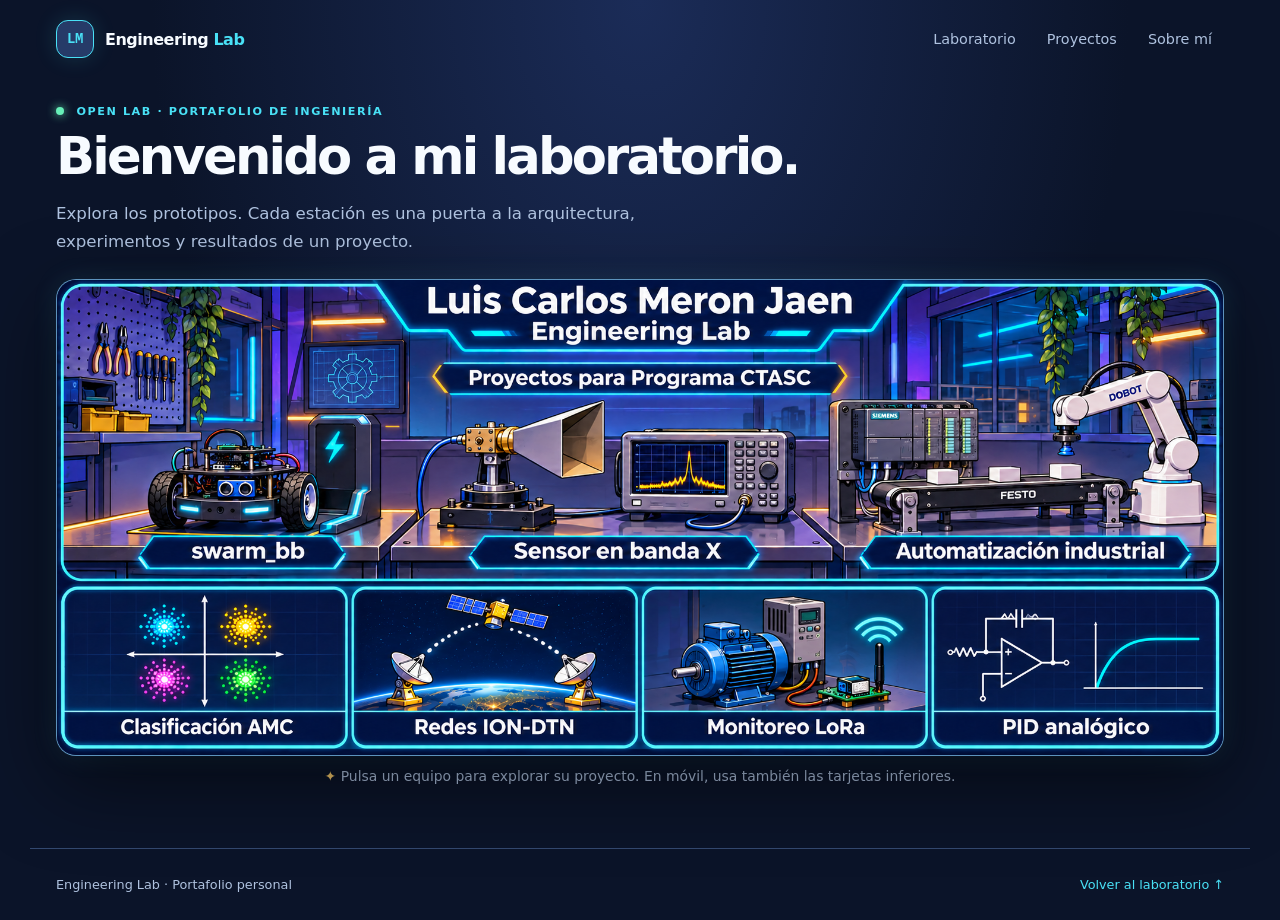
<file: index.html>
<!doctype html>
<html lang="es">
<head>
  <meta charset="utf-8">
  <meta name="viewport" content="width=device-width, initial-scale=1">
  <meta name="description" content="Laboratorio virtual de ingeniería: robótica, sistemas RF y control analógico.">
  <meta name="theme-color" content="#111b39">
  <title>Engineering Lab | Portafolio</title>
  <link rel="stylesheet" href="styles.css">
</head>
<body>
  <a class="skip-link" href="#proyectos">Saltar a proyectos</a>
  <header class="site-header">
    <a class="brand" href="index.html" aria-label="Ir al inicio"><span class="brand-mark">LM</span><span>Engineering <strong>Lab</strong></span></a>
    <nav aria-label="Navegación principal">
      <a href="#laboratorio">Laboratorio</a>
      <a href="#proyectos">Proyectos</a>
      <a href="sobre-mi.html">Sobre mí</a>
    </nav>
  </header>

  <main>
    <section class="intro" id="laboratorio" aria-labelledby="intro-title">
      <div class="eyebrow"><span class="status-dot"></span> OPEN LAB · PORTAFOLIO DE INGENIERÍA</div>
      <h1 id="intro-title">Bienvenido a mi laboratorio.</h1>
      <p>Explora los prototipos. Cada estación es una puerta a la arquitectura, experimentos y resultados de un proyecto.</p>
    </section>

    <!-- ESCENA: imagen de fondo + tres áreas de clic independientes. -->
    <section class="scene-wrap" aria-label="Laboratorio virtual interactivo">
      <div class="scene">
        <img class="scene-image" src="assets/laboratorio.webp" width="1962" height="801" alt="Laboratorio retrofuturista con un robot a la izquierda, un banco RF en el centro y, a la derecha, una celda de automatización con un PLC Siemens S7-1500, una banda Festo y un brazo Dobot Magician E6.">
        <!-- Estas zonas son porcentajes del ancho/alto de la ilustración.
             Al crear una nueva ilustración, se reajustan aquí. -->
        <a class="hotspot robot" href="projects/swarm-bb.html" aria-label="Abrir proyecto swarm_bb" style="--x: 0.5%; --y: 24%; --w: 27.5%; --h: 40%;">
          <span class="hotspot-label">🤖 Explorar swarm_bb <span aria-hidden="true">↗</span></span>
        </a>
        <a class="hotspot rf" href="projects/banda-x.html" aria-label="Abrir proyecto Sensor en banda X" style="--x: 29%; --y: 24%; --w: 36%; --h: 40%;">
          <span class="hotspot-label">📡 Explorar sensor en banda X <span aria-hidden="true">↗</span></span>
        </a>
        <a class="hotspot auto" href="https://lcmj2803.github.io/ros2-dobot/" aria-label="Abrir proyecto Celda Dobot E6 y PLC S7-1500" style="--x: 65.7%; --y: 24%; --w: 33.6%; --h: 40%;">
          <span class="hotspot-label">🏭 Explorar automatización industrial <span aria-hidden="true">↗</span></span>
        </a>
        <a class="hotspot robot" href="https://lcmj2803.github.io/coms_proyecto2/" aria-label="Clasifición esquemas de modulación digital" style="--x: 0.6%; --y: 65%; --w: 24.2%; --h: 33%;">
          <span class="hotspot-label">෴ Explorar RadioML <span aria-hidden="true">↗</span></span>
        </a>
        <a class="hotspot robot" href="https://lcmj2803.github.io/ion-labs/" aria-label="ION-DTN" style="--x: 25.4%; --y: 64.8%; --w: 24.2%; --h: 33%;">
          <span class="hotspot-label">🛰️🌍📡💫🌠 Redes ION-DTN <span aria-hidden="true">↗</span></span>
        </a>
        <a class="hotspot robot" href="https://lcmj2803.github.io/mon_LoRa_vfd/" aria-label="Monitoreo LoRa-VFD" style="--x: 50.3%; --y: 64.8%; --w: 24.2%; --h: 33%;">
          <span class="hotspot-label"> ﮩ٨ـ🛜📶⚙️🛠️  Monitoreo LoRa-VFD <span aria-hidden="true">↗</span></span>
        </a>
        <a class="hotspot robot" href="pid-analogico.html/" aria-label="PID Analógico" style="--x: 75.2%; --y: 64.8%; --w: 24.2%; --h: 33%;">
          <span class="hotspot-label"> 🎛️🛠️PID Analógico <span aria-hidden="true">↗</span></span>
        </a>
      </div>
      <p class="scene-tip"><span aria-hidden="true">✦</span> Pulsa un equipo para explorar su proyecto. En móvil, usa también las tarjetas inferiores.</p>
    </section>

    <section class="projects-section" id="proyectos" hidden aria-labelledby="projects-title">
      <div class="section-heading"><div><div class="eyebrow">ESTACIONES ACTIVAS</div><h2 id="projects-title">Tres proyectos para empezar</h2></div><p>Primera versión del laboratorio</p></div>
      <div class="project-grid">
        <a class="project-card robot-card" href="projects/swarm-bb.html"><div class="card-icon" aria-hidden="true">🤖</div><span class="number">01 / ROBÓTICA</span><h3>swarm_bb</h3><p>Robótica móvil, ROS 2, simulación y coordinación autónoma.</p><span class="card-action">Entrar al proyecto ↗</span></a>
        <a class="project-card rf-card" href="projects/banda-x.html"><div class="card-icon" aria-hidden="true">📡</div><span class="number">02 / RADIOFRECUENCIA</span><h3>Sensor en banda X</h3><p>Prototipo de detección RF, pruebas y evolución del circuito.</p><span class="card-action">Entrar al proyecto ↗</span></a>
        <a class="project-card pid-card" href="projects/pid-analogico.html"><div class="card-icon" aria-hidden="true">🎛️</div><span class="number">03 / CONTROL</span><h3>PID analógico</h3><p>Control proporcional, integral y derivativo con amplificadores operacionales.</p><span class="card-action">Entrar al proyecto ↗</span></a>
        <a class="project-card robot-card" href="https://lcmj2803.github.io/coms_proyecto2/"><div class="card-icon" aria-hidden="true">෴</div><span class="number">04 / COMUNICACIONES</span><h3>RadioML</h3><p>Identificación de esquemas de modulación por medio de ML Clásico y DL.</p><span class="card-action">Entrar al proyecto ↗</span></a>
        <a class="project-card auto-card" href="https://lcmj2803.github.io/ros2-dobot/"><div class="card-icon" aria-hidden="true">🏭</div><span class="number">05 / AUTOMATIZACIÓN</span><h3>Celda Dobot E6 y PLC S7-1500</h3><p>Banda Festo con máquina de estados en un S7-1500, Dobot Magician E6 con ROS 2 y datos para mantenimiento.</p><span class="card-action">Entrar al proyecto ↗</span></a>
        <a class="project-card rf-card" href="https://lcmj2803.github.io/mon_LoRa_vfd/"><div class="card-icon" aria-hidden="true">🔔</div><span class="number">06 / COMUNICACIONES</span><h3>Alarma LoRa del PowerFlex 40</h3><p>Alarma inalámbrica a 915 MHz que suena cuando el variador deja de estar listo o cuando se pierde el enlace.</p><span class="card-action">Entrar al proyecto ↗</span></a>
      </div>
    </section>

    <section class="about" id="sobre-mi" hidden aria-labelledby="about-title">
      <div class="about-symbol" aria-hidden="true">⌁</div>
      <div><div class="eyebrow">SOBRE ESTE LABORATORIO</div><h2 id="about-title">De la idea al prototipo.</h2><p>Soy estudiante de Ingeniería Electrónica y Telecomunicaciones. Este espacio reúne proyectos de robótica, RF y control: problemas, diseño, pruebas, aprendizajes y próximos pasos.</p><p class="muted small">Personaliza el nombre, fotografía, CV y enlaces reales antes de publicar como versión final.</p></div>
    </section>
  </main>
  <footer class="footer"><span>Engineering Lab · Portafolio personal</span><a href="#laboratorio">Volver al laboratorio ↑</a></footer>
</body>
</html>
</file>
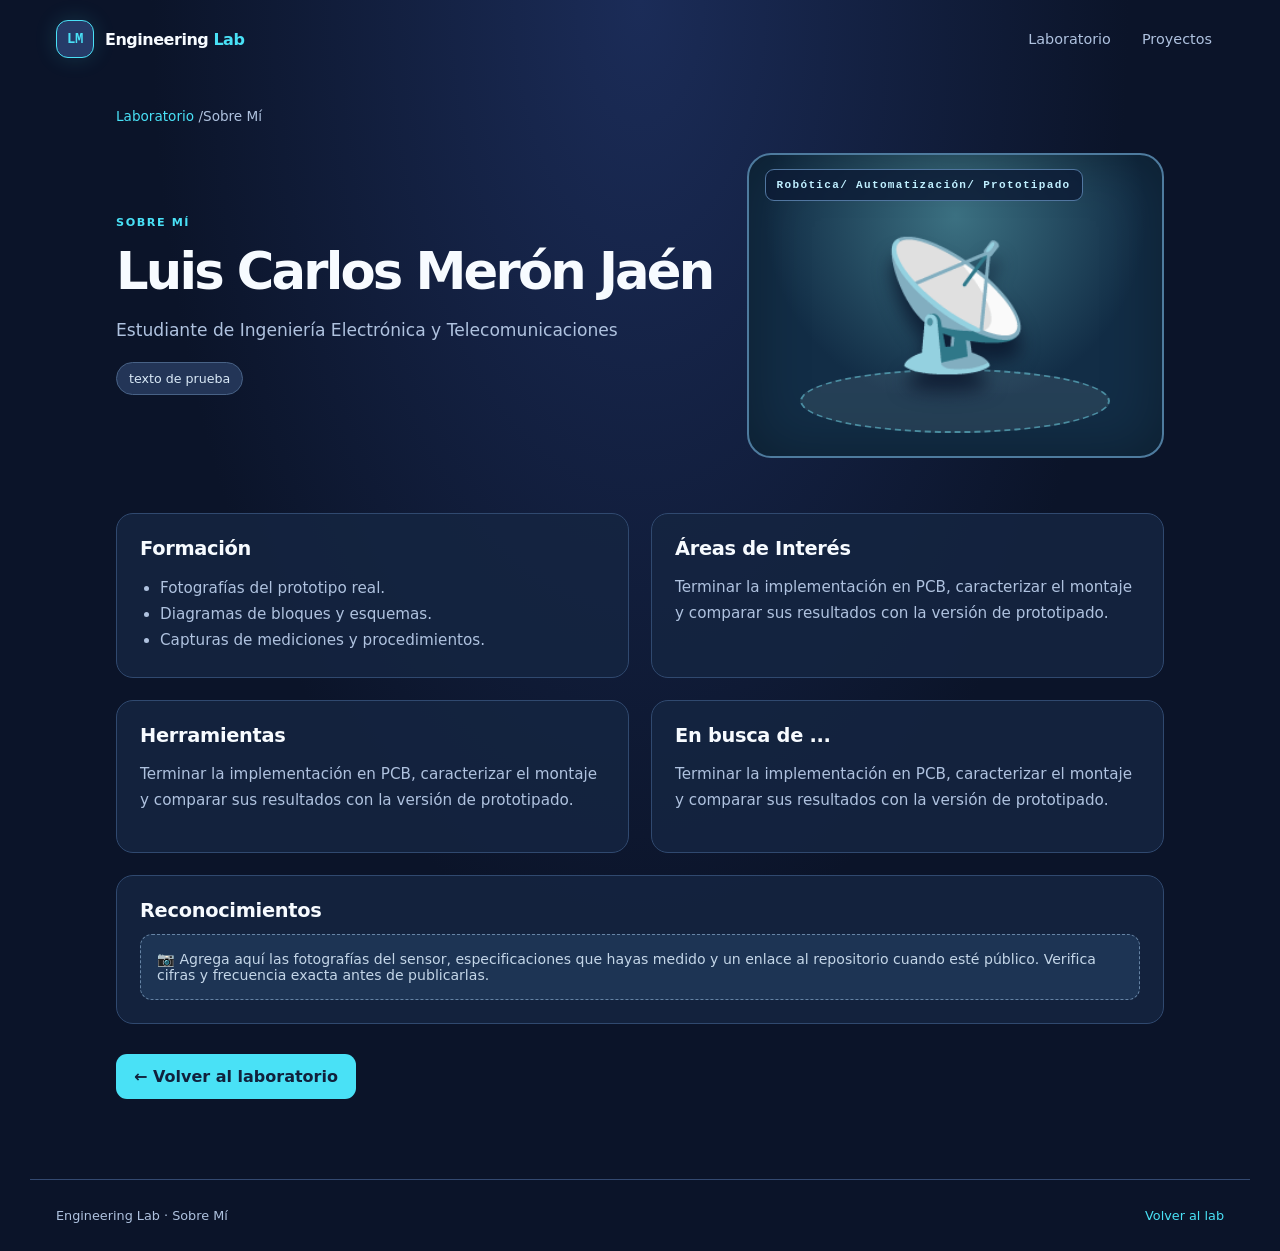
<file: sobre-mi.html>
<!doctype html>

<html lang="es"><head><meta charset="utf-8"><meta name="viewport" content="width=device-width, initial-scale=1"><meta name="theme-color" content="#111b39"><title>Lab / Sobre Mí</title><link rel="stylesheet" href="styles.css"></head><body>

    <header class="site-header"><a class="brand" href="index.html"><span class="brand-mark">LM</span><span>Engineering <strong>Lab</strong></span></a><nav><a 
        
        href="index.html#laboratorio">Laboratorio</a><a href="index.html#laboratorio">Proyectos</a></nav></header>

    <main class="project-main"><div class="breadcrumbs"><a href="index.html">Laboratorio</a> /Sobre Mí</div>


        <section class="project-hero"><div><div class="eyebrow">SOBRE MÍ</div><h1> Luis Carlos Merón Jaén</h1><p class="lead"> Estudiante de Ingeniería Electrónica y Telecomunicaciones </p><span class="status"> texto de prueba</span></div>
            
            <div class="project-art rf-art"><span class="art-tag"> Robótica/ Automatización/ Prototipado </span><span class="big-emoji" aria-hidden="true">📡</span></div></section>
    
        <section class="project-content" aria-label="Detalles del proyecto">
            
            <div class="info-card"><h2>Formación</h2><ul><li>Fotografías del prototipo real.</li><li>Diagramas de bloques y esquemas.</li><li>Capturas de mediciones y procedimientos.</li></ul></div>
            
            <div class="info-card"><h2>Áreas de Interés</h2><p>Terminar la implementación en PCB, caracterizar el montaje y comparar sus resultados con la versión de prototipado.</p></div>

            <div class="info-card"><h2>Herramientas</h2><p>Terminar la implementación en PCB, caracterizar el montaje y comparar sus resultados con la versión de prototipado.</p></div>

            <div class="info-card"><h2>En busca de ... </h2><p>Terminar la implementación en PCB, caracterizar el montaje y comparar sus resultados con la versión de prototipado.</p></div>
            
            <div class="info-card full"><h2>Reconocimientos</h2><div class="placeholder">📷 Agrega aquí las fotografías del sensor, especificaciones que hayas medido y un enlace al repositorio cuando esté público. Verifica cifras y frecuencia exacta antes de publicarlas.</div></div></section>
    
        <a class="back-button" href="index.html">← Volver al laboratorio</a></main>
        
        <footer class="footer"><span>Engineering Lab · Sobre Mí</span><a href="index.html#laboratorio">Volver al lab</a></footer></body></html>
</file>
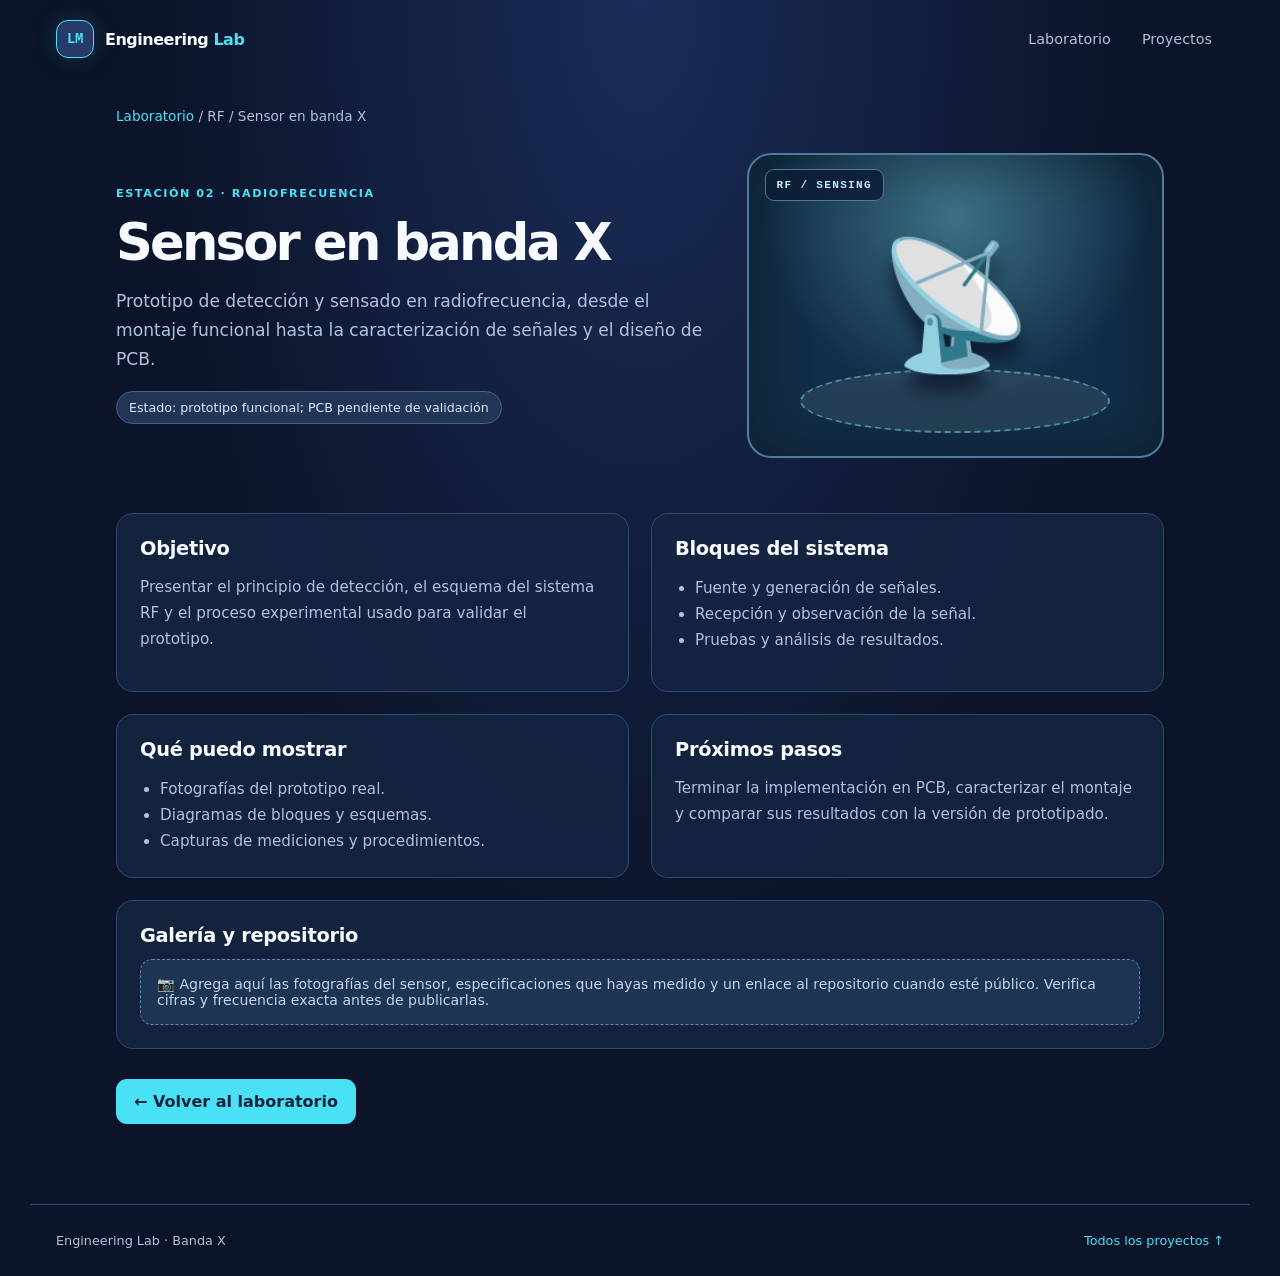
<file: projects/banda-x.html>
<!doctype html>
<html lang="es"><head><meta charset="utf-8"><meta name="viewport" content="width=device-width, initial-scale=1"><meta name="theme-color" content="#111b39"><title>Sensor en banda X | Engineering Lab</title><link rel="stylesheet" href="../styles.css"></head><body>
<header class="site-header"><a class="brand" href="../index.html"><span class="brand-mark">LM</span><span>Engineering <strong>Lab</strong></span></a><nav><a href="../index.html#laboratorio">Laboratorio</a><a href="../index.html#proyectos">Proyectos</a></nav></header>
<main class="project-main"><div class="breadcrumbs"><a href="../index.html">Laboratorio</a> / RF / Sensor en banda X</div>
<section class="project-hero"><div><div class="eyebrow">ESTACIÓN 02 · RADIOFRECUENCIA</div><h1>Sensor en banda X</h1><p class="lead">Prototipo de detección y sensado en radiofrecuencia, desde el montaje funcional hasta la caracterización de señales y el diseño de PCB.</p><span class="status">Estado: prototipo funcional; PCB pendiente de validación</span></div><div class="project-art rf-art"><span class="art-tag">RF / SENSING</span><span class="big-emoji" aria-hidden="true">📡</span></div></section>
<section class="project-content" aria-label="Detalles del proyecto"><div class="info-card"><h2>Objetivo</h2><p>Presentar el principio de detección, el esquema del sistema RF y el proceso experimental usado para validar el prototipo.</p></div><div class="info-card"><h2>Bloques del sistema</h2><ul><li>Fuente y generación de señales.</li><li>Recepción y observación de la señal.</li><li>Pruebas y análisis de resultados.</li></ul></div><div class="info-card"><h2>Qué puedo mostrar</h2><ul><li>Fotografías del prototipo real.</li><li>Diagramas de bloques y esquemas.</li><li>Capturas de mediciones y procedimientos.</li></ul></div><div class="info-card"><h2>Próximos pasos</h2><p>Terminar la implementación en PCB, caracterizar el montaje y comparar sus resultados con la versión de prototipado.</p></div><div class="info-card full"><h2>Galería y repositorio</h2><div class="placeholder">📷 Agrega aquí las fotografías del sensor, especificaciones que hayas medido y un enlace al repositorio cuando esté público. Verifica cifras y frecuencia exacta antes de publicarlas.</div></div></section>
<a class="back-button" href="../index.html">← Volver al laboratorio</a></main><footer class="footer"><span>Engineering Lab · Banda X</span><a href="../index.html#proyectos">Todos los proyectos ↑</a></footer></body></html>
</file>
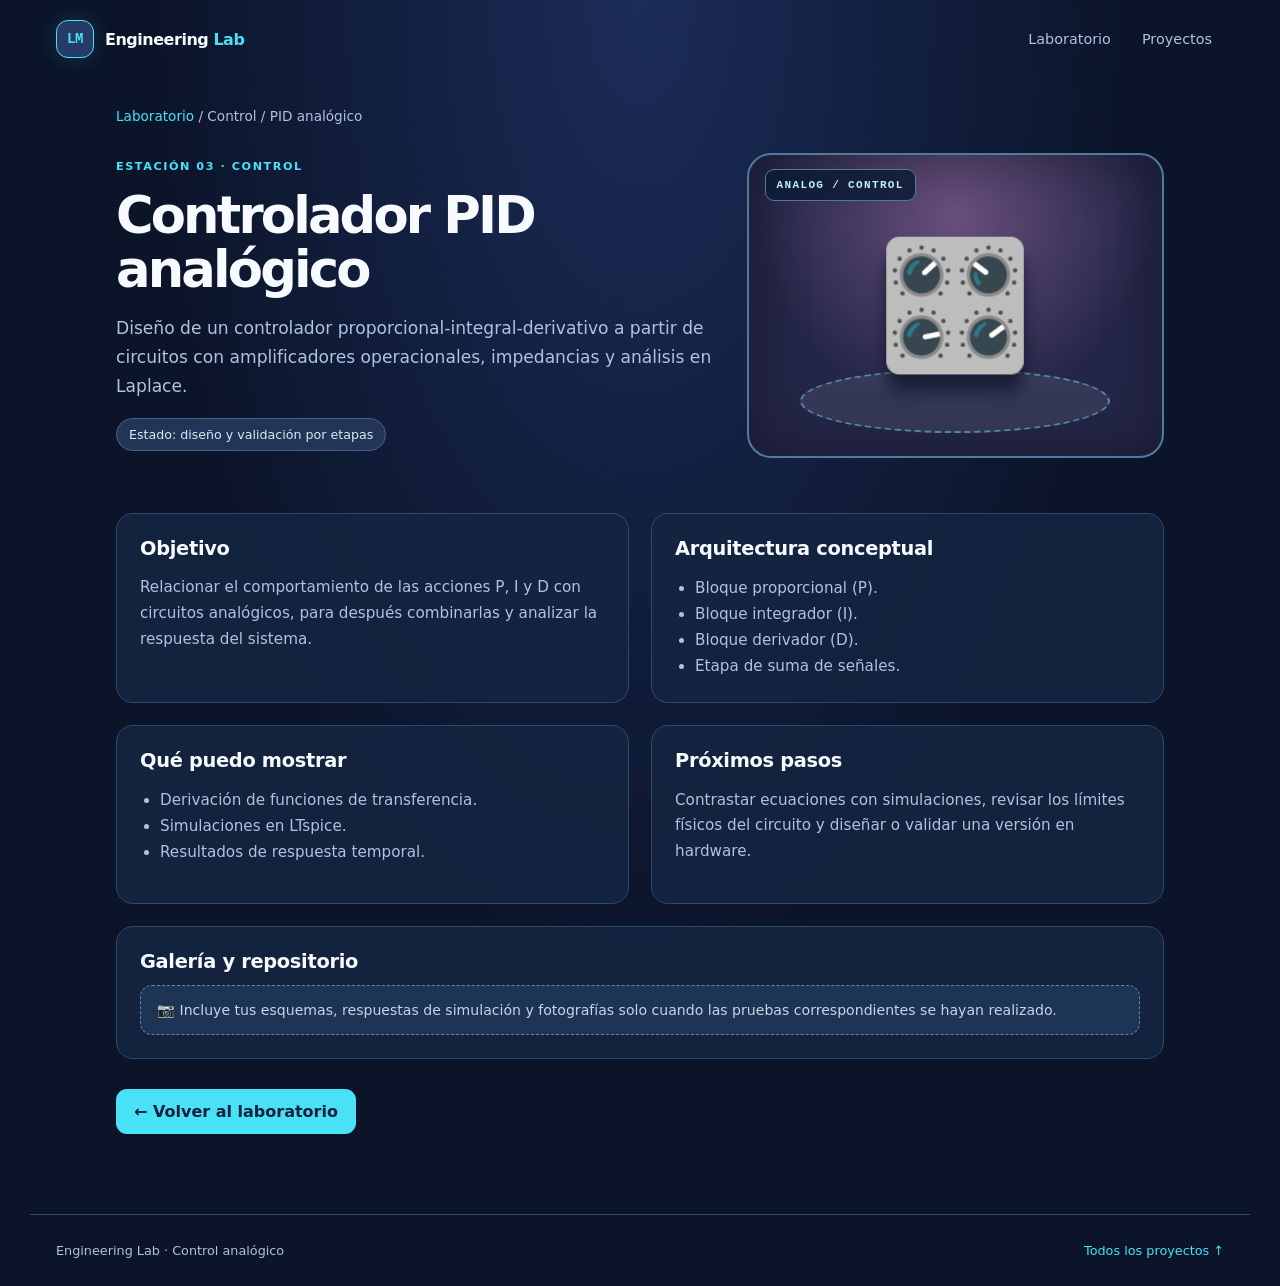
<file: projects/pid-analogico.html>
<!doctype html>
<html lang="es"><head><meta charset="utf-8"><meta name="viewport" content="width=device-width, initial-scale=1"><meta name="theme-color" content="#111b39"><title>PID analógico | Engineering Lab</title><link rel="stylesheet" href="../styles.css"></head><body>
<header class="site-header"><a class="brand" href="../index.html"><span class="brand-mark">LM</span><span>Engineering <strong>Lab</strong></span></a><nav><a href="../index.html#laboratorio">Laboratorio</a><a href="../index.html#proyectos">Proyectos</a></nav></header>
<main class="project-main"><div class="breadcrumbs"><a href="../index.html">Laboratorio</a> / Control / PID analógico</div>
<section class="project-hero"><div><div class="eyebrow">ESTACIÓN 03 · CONTROL</div><h1>Controlador PID analógico</h1><p class="lead">Diseño de un controlador proporcional-integral-derivativo a partir de circuitos con amplificadores operacionales, impedancias y análisis en Laplace.</p><span class="status">Estado: diseño y validación por etapas</span></div><div class="project-art pid-art"><span class="art-tag">ANALOG / CONTROL</span><span class="big-emoji" aria-hidden="true">🎛️</span></div></section>
<section class="project-content" aria-label="Detalles del proyecto"><div class="info-card"><h2>Objetivo</h2><p>Relacionar el comportamiento de las acciones P, I y D con circuitos analógicos, para después combinarlas y analizar la respuesta del sistema.</p></div><div class="info-card"><h2>Arquitectura conceptual</h2><ul><li>Bloque proporcional (P).</li><li>Bloque integrador (I).</li><li>Bloque derivador (D).</li><li>Etapa de suma de señales.</li></ul></div><div class="info-card"><h2>Qué puedo mostrar</h2><ul><li>Derivación de funciones de transferencia.</li><li>Simulaciones en LTspice.</li><li>Resultados de respuesta temporal.</li></ul></div><div class="info-card"><h2>Próximos pasos</h2><p>Contrastar ecuaciones con simulaciones, revisar los límites físicos del circuito y diseñar o validar una versión en hardware.</p></div><div class="info-card full"><h2>Galería y repositorio</h2><div class="placeholder">📷 Incluye tus esquemas, respuestas de simulación y fotografías solo cuando las pruebas correspondientes se hayan realizado.</div></div></section>
<a class="back-button" href="../index.html">← Volver al laboratorio</a></main><footer class="footer"><span>Engineering Lab · Control analógico</span><a href="../index.html#proyectos">Todos los proyectos ↑</a></footer></body></html>
</file>
<file: styles.css>
[hidden] { display: none !important; }
:root { color-scheme: dark; --bg: #0b1429; --panel: #142344; --panel-2: #192c50; --ink: #f7fbff; --muted: #afc2df; --line: #344d78; --cyan: #49e1f6; --amber: #ffd06f; --green: #77edb9; --round: 22px; }
* { box-sizing: border-box; }
html { scroll-behavior: smooth; }
body { margin: 0; font-family: Inter, ui-sans-serif, system-ui, -apple-system, Segoe UI, sans-serif; background: radial-gradient(ellipse at 50% 0%, #1b2c58 0, var(--bg) 54%); color: var(--ink); }
a { color: inherit; }
a:focus-visible { outline: 3px solid var(--amber); outline-offset: 4px; }
.site-header { max-width: 1220px; margin: auto; min-height: 78px; padding: 14px 26px; display: flex; align-items: center; justify-content: space-between; gap: 18px; }
.brand { text-decoration: none; display: inline-flex; align-items: center; gap: 11px; font-weight: 720; letter-spacing: -.03em; white-space: nowrap; }
.brand strong { color: var(--cyan); }
.brand-mark { display: inline-flex; align-items: center; justify-content: center; width: 38px; height: 38px; background: #263b68; border: 1px solid var(--cyan); box-shadow: 0 0 22px #4ceaff25; border-radius: 12px; color: var(--cyan); font: 800 14px ui-monospace, monospace; }
.site-header nav { display: flex; gap: 7px; flex-wrap: wrap; justify-content: end; }
.site-header nav a { text-decoration: none; font-size: .9rem; padding: 9px 12px; border-radius: 10px; color: var(--muted); }
.site-header nav a:hover { background: #263d67; color: var(--ink); }
.skip-link { position: fixed; top: -80px; left: 12px; z-index: 100; padding: 12px; background: white; color: black; }
.skip-link:focus { top: 12px; }
.intro { max-width: 1220px; margin: 27px auto 22px; padding: 0 26px; }
.eyebrow { color: var(--cyan); letter-spacing: .14em; font-weight: 790; font-size: .7rem; text-transform: uppercase; }
.status-dot { display: inline-block; width: 8px; height: 8px; background: #67f0b8; border-radius: 100%; box-shadow: 0 0 10px #67f0b8; margin-right: 7px; }
h1 { font-size: clamp(2rem, 4vw, 3.7rem); line-height: 1.05; letter-spacing: -.055em; margin: 12px 0; }
h2 { font-size: clamp(1.6rem, 3vw, 2.3rem); margin: 10px 0 0; letter-spacing: -.04em; }
h3 { margin: 8px 0; font-size: 1.3rem; }
.intro p { max-width: 660px; font-size: 1.04rem; line-height: 1.65; color: var(--muted); }
.scene-wrap { max-width: 1220px; margin: 24px auto 64px; padding: 0 26px; }
.scene { position: relative; overflow: hidden; isolation: isolate; border-radius: 20px; border: 1px solid #7fc9f6aa; box-shadow: 0 26px 80px #0008, 0 0 24px #58daf120; aspect-ratio: 1962/801; background: #18264b; }
.scene-image { display: block; width: 100%; height: 100%; object-fit: fill; }
.hotspot { position: absolute; z-index: 3; left: var(--x); top: var(--y); width: var(--w); height: var(--h); border-radius: 16px; text-decoration: none; transition: background .16s ease, box-shadow .16s ease, transform .16s ease; }
.hotspot:hover, .hotspot:focus-visible { background: #69f4f11a; box-shadow: inset 0 0 0 3px #6ef0ffde, 0 0 40px #40edff50; transform: translateY(-3px); }
.hotspot-label { position: absolute; bottom: 9px; left: 50%; transform: translateX(-50%) translateY(6px); opacity: 0; pointer-events: none; color: #10213e; background: #c9faff; border: 1px solid white; box-shadow: 0 7px 18px #0018; font-size: clamp(.7rem, 1vw, .9rem); font-weight: 800; white-space: nowrap; border-radius: 999px; padding: 8px 13px; transition: opacity .16s ease, transform .16s ease; }
.hotspot:hover .hotspot-label, .hotspot:focus-visible .hotspot-label { opacity: 1; transform: translateX(-50%) translateY(0); }
.scene-tip { color: var(--muted); margin: 12px 4px; font-size: .87rem; text-align: center; }
.scene-tip span { color: var(--amber); }
.projects-section { max-width: 1220px; margin: 0 auto 70px; padding: 0 26px; }
.section-heading { display: flex; align-items: end; justify-content: space-between; gap: 18px; margin-bottom: 22px; }
.section-heading > p { color: var(--muted); font-size: .83rem; }
.project-grid { display: grid; grid-template-columns: repeat(3, 1fr); gap: 17px; }
.project-card { position: relative; display: block; min-height: 265px; border: 1px solid var(--line); border-radius: var(--round); padding: 22px; background: linear-gradient(158deg, #263c66 0, #142442 70%); text-decoration: none; transition: transform .18s, border-color .18s, box-shadow .18s; }
.project-card:hover { transform: translateY(-5px); border-color: var(--cyan); box-shadow: 0 12px 32px #0005; }
.project-card .card-icon { height: 61px; width: 61px; display: grid; place-items: center; border-radius: 17px; background: #344e78; font-size: 31px; margin-bottom: 17px; }
.project-card .number { color: var(--cyan); letter-spacing: .12em; font-size: .68rem; font-weight: 800; }
.project-card p { color: var(--muted); line-height: 1.5; font-size: .89rem; margin-bottom: 30px; }
.project-card .card-action { color: var(--cyan); font-weight: 750; font-size: .85rem; position: absolute; bottom: 20px; }
.robot-card .card-icon { background: #554268; }.rf-card .card-icon { background: #315a67; }.pid-card .card-icon { background: #67514a; }.auto-card .card-icon { background: #3b4f7a; }
.about { max-width: 1168px; margin: 0 auto 72px; padding: 32px; background: #152542b9; border: 1px solid #314d78; border-radius: var(--round); display: flex; align-items: center; gap: 25px; }
.about-symbol { font-family: Georgia, serif; font-size: 65px; color: var(--cyan); background: #263d60; width: 105px; min-width: 105px; height: 105px; display: grid; place-items: center; border-radius: 22px; }
.about p { color: var(--muted); line-height: 1.7; max-width: 760px; }
.about .small { font-size: .79rem; }
.footer { max-width: 1220px; padding: 28px 26px; margin: auto; color: var(--muted); display: flex; justify-content: space-between; border-top: 1px solid #334970; gap: 18px; font-size: .8rem; }
.footer a { text-decoration: none; color: var(--cyan); }
/* PÁGINAS INDIVIDUALES */
.project-main { max-width: 1100px; padding: 30px 26px 80px; margin: auto; }
.breadcrumbs { color: var(--muted); font-size: .85rem; margin-bottom: 29px; }.breadcrumbs a { color: var(--cyan); text-decoration: none; }
.project-hero { display: grid; grid-template-columns: 1.18fr .82fr; gap: 30px; align-items: center; }
.project-hero h1 { margin: 16px 0; }.lead { color: var(--muted); font-size: 1.07rem; line-height: 1.7; }
.origin { color: var(--ink); font-size: 1rem; line-height: 1.6; margin: 0 0 12px; }
.org-links { display: flex; flex-wrap: wrap; gap: 9px; margin-bottom: 18px; }
.org-links a { text-decoration: none; font-size: .86rem; font-weight: 700; color: var(--cyan); padding: 8px 12px; border: 1px solid #4e7b9e; border-radius: 10px; background: #1a2d50; }
.org-links a:hover { background: #263d67; border-color: var(--cyan); }
.status { display: inline-block; padding: 8px 12px; border: 1px solid #486286; background: #233557; border-radius: 999px; font-size: .79rem; color: #d9e9f7; }
.project-art { min-height: 305px; display: grid; place-items: center; border-radius: 24px; border: 2px solid #4e7b9e; position: relative; box-shadow: inset 0 0 60px #0005; overflow: hidden; background: radial-gradient(ellipse at 50% 22%, #4a6293 0, #20355a 50%, #0e1c35 100%); }
.project-art:before { content: ''; position: absolute; width: 74%; height: 20%; background: #e4f8ff17; border: 2px dashed #77e7f877; border-radius: 50%; bottom: 23px; }
.project-art .big-emoji { position: relative; z-index: 2; font-size: 125px; filter: drop-shadow(0 18px 9px #050c23aa); }
.project-art .art-tag { position: absolute; z-index: 3; top: 14px; left: 16px; font: 750 .69rem ui-monospace, monospace; letter-spacing: .12em; padding: 9px 11px; background: #0c1c35d9; border-radius: 9px; border: 1px solid #5176a0; color: #bfefff; }
.project-art.rf-art { background: radial-gradient(circle at 50% 20%, #3c7182, #122d46 60%); }
.project-art.pid-art { background: radial-gradient(circle at 50% 20%, #69507c, #242647 62%); }
.project-content { margin-top: 55px; display: grid; grid-template-columns: 1fr 1fr; gap: 22px; }
.info-card { padding: 23px; background: #152541d9; border: 1px solid #30496f; border-radius: 17px; }
.info-card h2 { font-size: 1.21rem; margin: 0 0 12px; letter-spacing: -.015em; }
.info-card p, .info-card li { font-size: .95rem; line-height: 1.7; color: var(--muted); }
.info-card ul { padding-left: 20px; margin-bottom: 0; }
.info-card.full { grid-column: 1 / -1; }
.placeholder { border: 1px dashed #6684a5; padding: 16px; border-radius: 12px; background: #1d3454; color: #c4d6e8; font-size: .88rem; }
.back-button { display: inline-block; margin-top: 30px; color: #11213c; background: var(--cyan); font-weight: 800; text-decoration: none; border-radius: 11px; padding: 13px 18px; }
@media (max-width: 800px) {
  .site-header { padding: 14px 18px; flex-wrap: wrap; }
  .site-header nav a { padding: 7px 8px; font-size: .8rem; }
  .intro,.scene-wrap,.projects-section { padding-left: 16px; padding-right: 16px; }
  .intro { margin-top: 15px; }
  .scene-wrap { margin-bottom: 40px; }
  .scene { border-radius: 12px; }
  .hotspot-label { display: none; }
  .project-grid { grid-template-columns: 1fr; }
  .project-card { min-height: 205px; }
  .about { margin: 0 16px 45px; align-items: flex-start; padding: 22px; }
  .about-symbol { display: none; }
  .project-hero { grid-template-columns: 1fr; }
  .project-content { grid-template-columns: 1fr; }
  .info-card.full { grid-column: auto; }
  .footer { margin: 0 16px; padding: 22px 0; }
}
@media (prefers-reduced-motion: reduce) { html { scroll-behavior: auto; } *, *::before, *::after { animation-duration: .01ms !important; transition-duration: .01ms !important; } }
</file>
